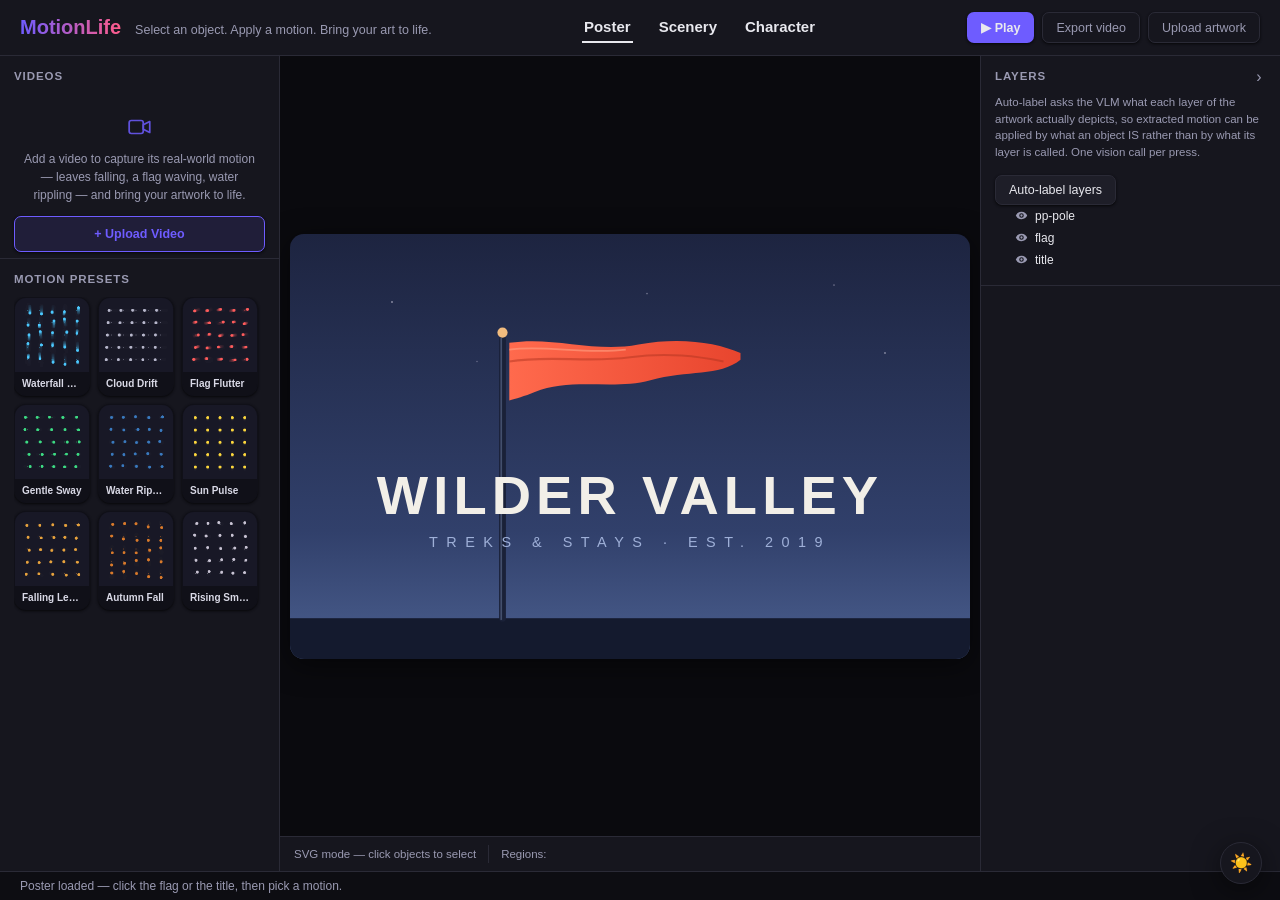
<file: index.html>
<!DOCTYPE html>
<html lang="en">
<head>
<meta charset="UTF-8">
<meta name="viewport" content="width=device-width, initial-scale=1.0">
<title>MotionLife</title>
<link rel="icon" href="data:,">
<meta http-equiv="Cache-Control" content="no-cache, no-store, must-revalidate">
<script>(function(){var t=localStorage.getItem('ml-theme')||'dark';document.documentElement.setAttribute('data-theme',t);})();</script>
<link rel="stylesheet" href="css/style.css?v=54">
</head>
<body>
<header>
  <div class="header-left">
    <h1>MotionLife</h1>
    <span class="tagline">Select an object. Apply a motion. Bring your art to life.</span>
  </div>
  <div class="header-center">
    <div class="scene-tabs">
      <button class="scene-tab active" data-scene="poster">Poster</button>
      <button class="scene-tab" data-scene="scenery">Scenery</button>
      <button class="scene-tab" data-scene="character">Character</button>
    </div>
  </div>
  <div class="header-right">
    <button id="btn-play" class="play-btn">▶ Play</button>
    <button id="btn-export-video" class="subtle-btn">Export video</button>
    <button id="btn-upload-art" class="subtle-btn">Upload artwork</button>
    <input type="file" id="art-input" accept="image/*,.svg" hidden>
  </div>
</header>

<main>
  <!-- ===== LEFT: MOTION LIBRARY + REGION INSPECTOR ===== -->
  <aside id="library-panel">
    <div class="panel-section" id="videos-section">
      <h2>Videos</h2>
      <div id="video-list" class="chip-grid"></div>
      <div id="videos-empty" class="videos-empty">
        <div class="ve-icon" aria-hidden="true">
          <svg viewBox="0 0 24 24" width="26" height="26" fill="none" stroke="currentColor" stroke-width="1.6" stroke-linejoin="round">
            <rect x="2" y="6" width="13" height="12" rx="2"/><path d="M15 10l6-3v10l-6-3z"/>
          </svg>
        </div>
        <p class="ve-text">Add a video to capture its real-world motion — leaves falling, a flag waving, water rippling — and bring your artwork to life.</p>
      </div>
      <button id="btn-upload-motion" class="upload-btn upload-btn-primary">+ Upload Video</button>
      <input type="file" id="motion-input" accept="video/*" hidden>
      <div id="upload-status"></div>
    </div>

    <div class="panel-section" id="extracted-section" hidden>
      <h2>Extracted Motion</h2>
      <div id="extracted-list" class="chip-grid"></div>
    </div>

    <div class="panel-section" id="library-section">
      <h2>Motion Presets</h2>
      <div id="motion-list" class="chip-grid"></div>
    </div>
  </aside>

  <!-- ===== CENTER: ARTWORK CANVAS ===== -->
  <section id="canvas-section">
    <div id="canvas-wrap">
      <div id="artwork-container"></div>
      <canvas id="selection-overlay"></canvas>
    </div>
    <div class="toolbar">
      <span id="mode-hint" class="tool-label">SVG mode — click objects to select</span>
      <span id="tool-controls" style="display:none; align-items:center; gap:8px;">
        <span class="sep"></span>
        <button id="btn-tool-rect" class="tool-btn active">□ Draw rectangle</button>
      </span>
      <span class="sep"></span>
      <span class="tool-label">Regions:</span>
      <div id="region-chips"></div>
    </div>
  </section>

  <!-- ===== RIGHT: PROPERTIES + LAYERS (collapsible) ===== -->
  <aside id="right-panel">
    <button id="right-collapse" class="panel-collapse" title="Collapse panel" aria-label="Collapse panel">›</button>
    <div class="right-inner">
      <div class="panel-section" id="inspector-section" hidden>
        <h2>Properties</h2>
        <div id="inspector-content" hidden>
          <div class="insp-row">
            <label>Region</label>
            <input type="text" id="insp-name">
          </div>
          <div class="insp-row">
            <label>Assigned Motion</label>
            <div id="insp-motion-name" class="motion-badge">None</div>
          </div>
          <div class="insp-row">
            <label>Speed <span id="insp-speed-val">1.0x</span></label>
            <input type="range" id="insp-speed" min="0.1" max="3" step="0.1" value="1">
          </div>
          <div class="insp-row">
            <label>Intensity <span id="insp-intensity-val">100%</span></label>
            <input type="range" id="insp-intensity" min="0" max="2" step="0.05" value="1">
          </div>
          <div class="insp-actions">
            <button id="btn-remove-motion">Remove motion</button>
            <button id="btn-delete-region" class="danger">Delete region</button>
          </div>
        </div>
      </div>

      <div class="panel-section" id="judge-section" hidden>
        <h2>Motion judge</h2>
        <p class="judge-hint">Shows the animated result back to the VLM and tunes the dials
          toward what it says. Costs a vision call per pass, so it only runs when you press it.</p>
        <div class="insp-actions">
          <button id="btn-judge">Judge &amp; tune</button>
          <button id="btn-judge-revert" hidden>Undo tuning</button>
        </div>
        <div id="judge-out"></div>
      </div>

      <div class="panel-section" id="layers-section" hidden>
        <h2>Layers</h2>
        <p class="judge-hint">Auto-label asks the VLM what each layer of the artwork
          actually depicts, so extracted motion can be applied by what an object IS
          rather than by what its layer is called. One vision call per press.</p>
        <div class="insp-actions">
          <button id="btn-autolabel">Auto-label layers</button>
        </div>
        <div id="autolabel-out"></div>
        <div id="layers-list"></div>
      </div>
    </div>
  </aside>
</main>

<footer>
  <div id="status">Draw a rectangle around a scene object to start.</div>
</footer>

<button id="theme-toggle" class="theme-toggle" title="Toggle light / dark theme" aria-label="Toggle theme">☀️</button>

<script src="js/flow.js?v=54"></script>
<script src="js/distill.js?v=54"></script>
<script src="js/motions.js?v=54"></script>
<script src="js/scenery.js?v=54"></script>
<script src="js/poster.js?v=54"></script>
<script src="js/regions.js?v=54"></script>
<script src="js/motionfields.js?v=54"></script>
<script src="js/animate.js?v=54"></script>
<script src="js/export.js?v=54"></script>
<script src="js/videoexport.js?v=54"></script>
<script src="js/extractviz.js?v=54"></script>
<script src="js/multipick.js?v=54"></script>
<script src="js/skeletonviz.js?v=54"></script>
<script src="js/capture.js?v=54"></script>
<script src="js/autolabel.js?v=54"></script>
<script src="js/judge.js?v=54"></script>
<script src="js/upload.js?v=54"></script>
<script src="js/main.js?v=54"></script>
</body>
</html>
</file>
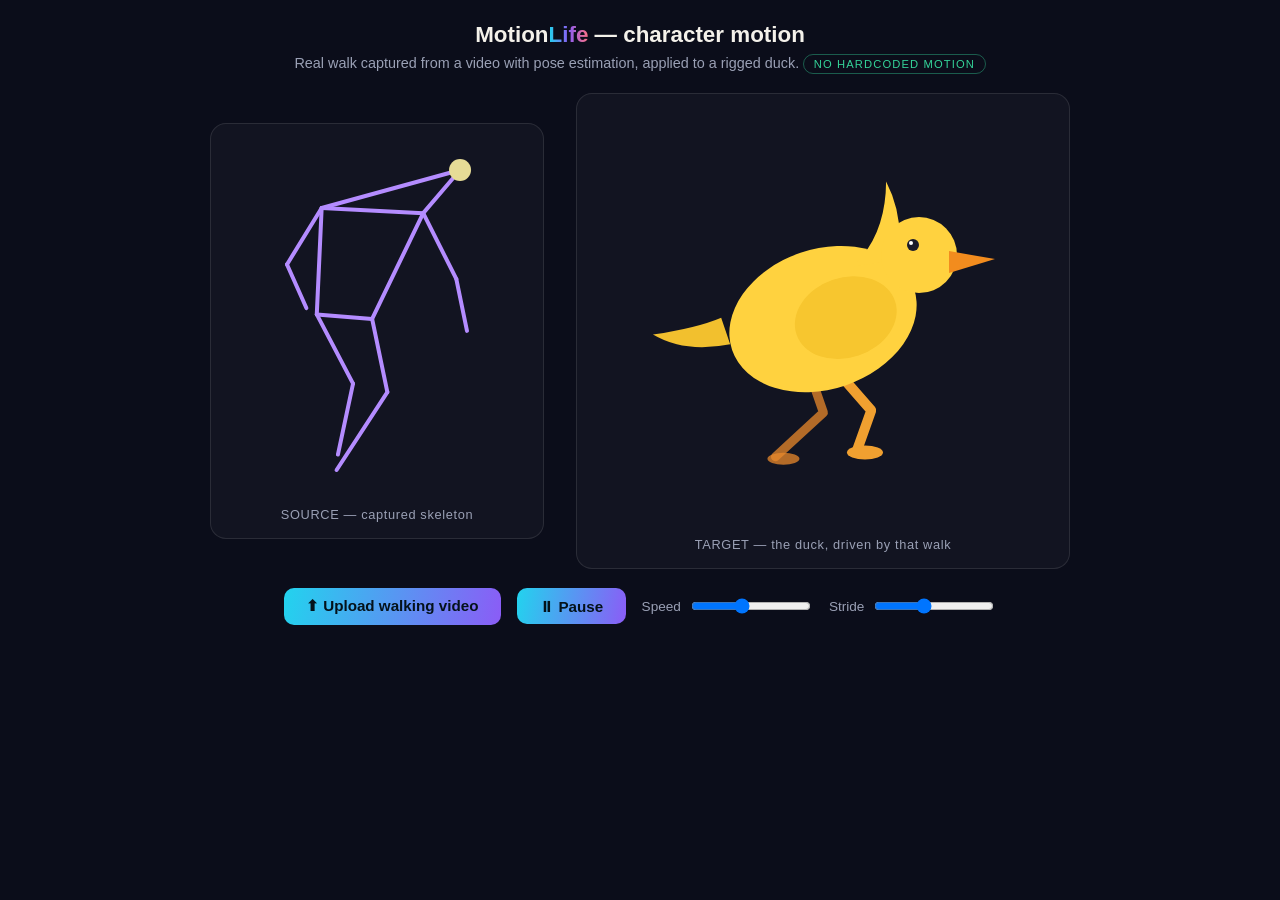
<file: duck-walk.html>
<!DOCTYPE html>
<html lang="en">
<head>
<meta charset="UTF-8">
<meta name="viewport" content="width=device-width, initial-scale=1.0">
<title>MotionLife — Character Motion (duck walking)</title>
<style>
  body{margin:0;background:#0b0d1a;color:#f4f1ea;font-family:-apple-system,Segoe UI,Helvetica,sans-serif;
       display:flex;flex-direction:column;align-items:center;min-height:100vh}
  header{padding:1.4rem;text-align:center}
  h1{margin:0;font-size:1.4rem;font-weight:800}
  h1 .g{background:linear-gradient(90deg,#22d3ee,#8b5cf6,#fb7185);-webkit-background-clip:text;background-clip:text;color:transparent}
  p{margin:.4rem 0 0;color:#9aa0b5;font-size:.9rem}
  .stage{display:flex;gap:2rem;flex-wrap:wrap;justify-content:center;align-items:center}
  .panel{background:rgba(255,255,255,.03);border:1px solid rgba(255,255,255,.1);border-radius:16px;padding:1rem}
  .cap{text-align:center;color:#9aa0b5;font-size:.8rem;margin-top:.4rem;letter-spacing:.05em}
  svg{display:block}
  .controls{margin:1.2rem;display:flex;gap:1rem;align-items:center}
  button{background:linear-gradient(100deg,#22d3ee,#8b5cf6);border:none;color:#04121a;font-weight:700;
         padding:.6rem 1.4rem;border-radius:10px;cursor:pointer;font-size:.95rem}
  label{color:#9aa0b5;font-size:.85rem;display:flex;align-items:center;gap:.5rem}
  input[type=range]{width:120px}
  .badge{font-size:.7rem;letter-spacing:.1em;text-transform:uppercase;color:#34d399;border:1px solid rgba(52,211,153,.4);
         padding:.2rem .6rem;border-radius:999px}
</style>
</head>
<body>
  <header>
    <h1>Motion<span class="g">Life</span> — character motion</h1>
    <p>Real walk captured from a video with pose estimation, applied to a rigged duck. <span class="badge">no hardcoded motion</span></p>
  </header>

  <div class="stage">
    <div class="panel">
      <svg id="skel" width="300" height="360" viewBox="0 0 300 360"></svg>
      <div class="cap">SOURCE — captured skeleton</div>
    </div>
    <div class="panel">
      <svg id="duck" width="460" height="420" viewBox="0 0 460 420"></svg>
      <div class="cap">TARGET — the duck, driven by that walk</div>
    </div>
  </div>

  <div class="controls">
    <button id="upload">⬆ Upload walking video</button>
    <input id="file" type="file" accept="video/*" hidden>
    <button id="play">⏸ Pause</button>
    <label>Speed <input id="speed" type="range" min="0.3" max="2" step="0.1" value="1"></label>
    <label>Stride <input id="stride" type="range" min="0.6" max="1.6" step="0.05" value="1"></label>
  </div>
  <div id="ustatus" style="color:#9aa0b5;font-size:.85rem;min-height:1.2em"></div>

<script>
const SVGNS="http://www.w3.org/2000/svg";
let POSE=null, J={};
const skel=document.getElementById('skel'), duck=document.getElementById('duck');

// ---- build the duck rig once (body/head/wing + two articulated legs) ----
function el(tag,attrs){const e=document.createElementNS(SVGNS,tag);for(const k in attrs)e.setAttribute(k,attrs[k]);return e;}
// legs drawn first (behind body)
const legFar = el('polyline',{fill:'none',stroke:'#e8892b',"stroke-width":9,"stroke-linecap":"round","stroke-linejoin":"round",opacity:.75});
const footFar= el('ellipse',{fill:'#e8892b',rx:16,ry:6,opacity:.75});
const legNear= el('polyline',{fill:'none',stroke:'#f0a030',"stroke-width":10,"stroke-linecap":"round","stroke-linejoin":"round"});
const footNear=el('ellipse',{fill:'#f0a030',rx:18,ry:7});
duck.append(legFar,footFar,legNear,footNear);
// body group (bobs/tilts)
const body=el('g',{});
body.append(
  el('ellipse',{cx:0,cy:0,rx:96,ry:70,fill:'#ffd23f'}),                 // body
  el('path',{d:'M -96 -6 q -46 -6 -70 -34 q 44 8 70 6 Z',fill:'#f2c02e'}),// tail (back-left)
  el('ellipse',{cx:22,cy:6,rx:52,ry:40,fill:'#f7c62f'}),                // wing
  el('path',{d:'M 44 -40 q 42 -18 60 -70 q 6 40 -14 78 Z',fill:'#ffd23f'})// neck
);
// head group (child of body-ish; we place absolutely)
const head=el('g',{});
head.append(
  el('circle',{cx:0,cy:0,r:38,fill:'#ffd23f'}),
  el('path',{d:'M 30 -4 l 46 8 l -46 14 Z',fill:'#f28c1e'}),            // beak
  el('circle',{cx:-6,cy:-10,r:6,fill:'#1a1a2a'}),                       // eye
  el('circle',{cx:-8,cy:-12,r:2,fill:'#fff'})
);
duck.append(body,head);

// ---- skeleton preview bones ----
const BONES=[["l_sho","r_sho"],["l_sho","l_hip"],["r_sho","r_hip"],["l_hip","r_hip"],
  ["l_sho","l_elb"],["l_elb","l_wri"],["r_sho","r_elb"],["r_elb","r_wri"],
  ["l_hip","l_knee"],["l_knee","l_ank"],["r_hip","r_knee"],["r_knee","r_ank"],
  ["nose","l_sho"],["nose","r_sho"]];
const skelLines=BONES.map(()=>el('line',{stroke:'#b48cff',"stroke-width":4,"stroke-linecap":"round"}));
const skelHead=el('circle',{r:11,fill:'#e6dc96'});
skel.append(...skelLines,skelHead);

// ---- animation ----
let t0=performance.now(), playing=true, meanHipY=0, meanNoseY=0;
document.getElementById('play').onclick=()=>{playing=!playing;document.getElementById('play').textContent=playing?'⏸ Pause':'▶ Play';if(playing){t0=performance.now();req();}};
const spd=()=>parseFloat(document.getElementById('speed').value);
const strd=()=>parseFloat(document.getElementById('stride').value);

function frameAt(t){const n=POSE.frames.length;const f=(t*POSE.fps)%n;return POSE.frames[Math.floor(f)];}

function mid(a,b){return [(a[0]+b[0])/2,(a[1]+b[1])/2];}

function draw(){
  const t=(performance.now()-t0)/1000*spd();
  const f=frameAt(t);
  // ---- skeleton preview (normalized → panel) ----
  const SX=x=>60+x*180, SY=y=>30+y*300;
  BONES.forEach((b,i)=>{const a=f[J[b[0]]],c=f[J[b[1]]];skelLines[i].setAttribute('x1',SX(a[0]));skelLines[i].setAttribute('y1',SY(a[1]));skelLines[i].setAttribute('x2',SX(c[0]));skelLines[i].setAttribute('y2',SY(c[1]));});
  const nose=f[J.nose];skelHead.setAttribute('cx',SX(nose[0]));skelHead.setAttribute('cy',SY(nose[1]));

  // ---- drive the duck ----
  const hipC=mid(f[J.l_hip],f[J.r_hip]);
  const shoC=mid(f[J.l_sho],f[J.r_sho]);
  const bodyCx=230, baseY=210;
  const bob=(hipC[1]-meanHipY)*150;               // vertical body bob from real hip
  const tilt=Math.atan2(shoC[1]-hipC[1], (shoC[0]-hipC[0])||0.001);
  const bodyCy=baseY+bob;
  body.setAttribute('transform',`translate(${bodyCx} ${bodyCy}) rotate(${(tilt*180/Math.PI+ -90).toFixed(1)*0.12})`);
  // head placed forward-up of body, bobbing with nose
  const headX=bodyCx+96, headY=bodyCy-64+(nose[1]-meanNoseY)*60;
  head.setAttribute('transform',`translate(${headX} ${headY})`);

  // legs: map each human leg (hip→knee→ankle) under the duck, scaled
  const LEG=170*strd(), hipY=bodyCy+52;
  function leg(hip,knee,ank,anchorX,line,foot){
    const h=f[J[hip]],k=f[J[knee]],a=f[J[ank]];
    const hx=bodyCx+anchorX, hy=hipY;
    const kx=hx+(k[0]-h[0])*LEG, ky=hy+(k[1]-h[1])*LEG;
    const ax=hx+(a[0]-h[0])*LEG, ay=hy+(a[1]-h[1])*LEG;
    line.setAttribute('points',`${hx},${hy} ${kx},${ky} ${ax},${ay}`);
    foot.setAttribute('cx',ax+8); foot.setAttribute('cy',ay+2);
  }
  leg('r_hip','r_knee','r_ank',-14,legFar,footFar);   // far leg
  leg('l_hip','l_knee','l_ank', 14,legNear,footNear); // near leg
  if(playing) req();
}
function req(){requestAnimationFrame(draw);}

function loadPose(d){
  POSE={joints:d.joints, fps:d.fps, frames:d.frames.filter(f=>f)};
  J={}; d.joints.forEach((n,i)=>J[n]=i);
  let sh=0,sn=0; for(const f of POSE.frames){sh+=(f[J.l_hip][1]+f[J.r_hip][1])/2; sn+=f[J.nose][1];}
  meanHipY=sh/POSE.frames.length; meanNoseY=sn/POSE.frames.length;
  t0=performance.now(); if(playing) req();
}

fetch('assets/motion/walk-pose.json').then(r=>r.json()).then(loadPose)
  .catch(()=>{document.querySelector('header p').textContent='Could not load walk-pose.json — run via http:// (localhost:8000)';});

// ---- upload a walking video → extract motion → drive the duck ----
const POSE_SVC = 'http://127.0.0.1:8770/extract';
const ust = document.getElementById('ustatus');
document.getElementById('upload').onclick=()=>document.getElementById('file').click();
document.getElementById('file').onchange=async (e)=>{
  const f=e.target.files[0]; if(!f) return;
  ust.textContent='Uploading & extracting motion with MediaPipe… (first run downloads the model, ~10–20s)';
  try{
    const resp=await fetch(POSE_SVC,{method:'POST',body:f});
    const d=await resp.json();
    if(d.error) throw new Error(d.error);
    if(!d.detected){ ust.textContent='No person detected in that clip — try a clear, full-body walking video.'; return; }
    loadPose(d);
    ust.textContent=`✓ Extracted a walk from "${f.name}" — ${d.detected}/${d.total} frames. The duck now walks like your video.`;
  }catch(err){
    ust.textContent='Could not reach the pose service. Start it:  service/pose_server.py  (port 8770). '+err.message;
  }
  e.target.value='';
};
</script>
</body>
</html>
</file>
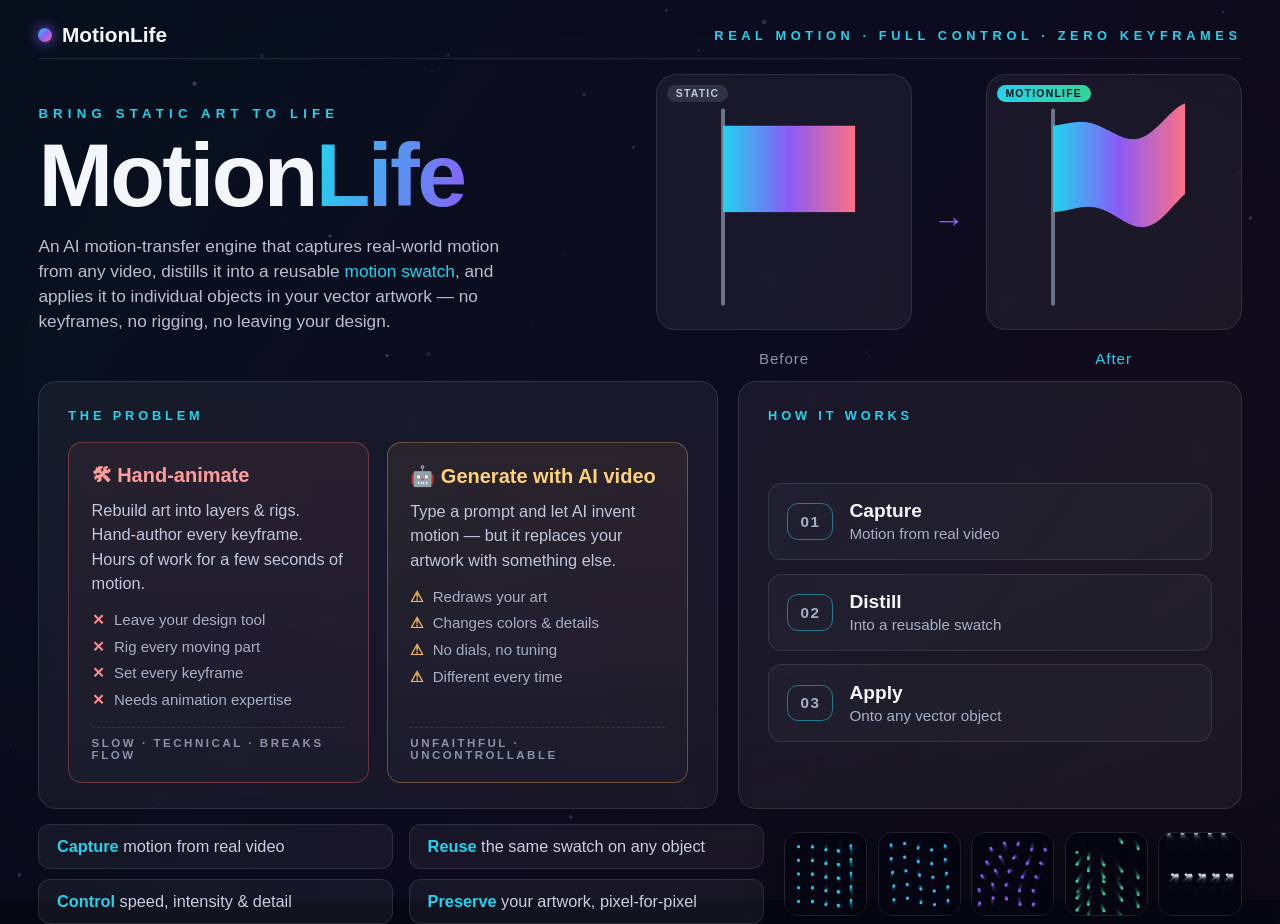
<file: intro-deck.html>
<!DOCTYPE html>
<html lang="en">
<head>
<meta charset="UTF-8">
<meta name="viewport" content="width=device-width, initial-scale=1.0">
<title>MotionLife — Intro</title>
<style>
  :root{
    --bg:#060713; --ink:#f5f6fb; --muted:#8b93ad;
    --c1:#22d3ee; --c2:#8b5cf6; --c3:#fb7185; --c4:#34d399;
    --card:rgba(255,255,255,.05); --line:rgba(255,255,255,.10);
  }
  *{box-sizing:border-box;margin:0;padding:0}
  html,body{height:100%}
  body{background:var(--bg);color:var(--ink);
    font-family:"Segoe UI",-apple-system,Helvetica,Arial,sans-serif;overflow:hidden}

  /* live particle field behind everything (canvas) */
  #field{position:fixed;inset:0;z-index:0;display:block}
  .veil{position:fixed;inset:0;z-index:1;pointer-events:none;
    background:radial-gradient(120% 90% at 50% 40%,transparent 40%,rgba(6,7,19,.55) 100%)}

  .deck{position:relative;z-index:2;height:100vh;width:100vw}
  .slide{position:absolute;inset:0;display:flex;flex-direction:column;
    align-items:center;justify-content:center;text-align:center;padding:6vw;
    opacity:0;transform:scale(.985);transition:opacity .5s ease,transform .5s ease;pointer-events:none}
  .slide.active{opacity:1;transform:none;pointer-events:auto}

  .kicker{font-size:.95rem;letter-spacing:.4em;text-transform:uppercase;color:var(--c1);margin-bottom:1.4rem;font-weight:600}
  h1{font-size:clamp(2.8rem,8vw,7rem);line-height:.98;font-weight:800;letter-spacing:-.03em}
  h2{font-size:clamp(2rem,5.5vw,4.4rem);line-height:1.06;font-weight:800;letter-spacing:-.02em}
  .lead{font-size:clamp(1.1rem,2.2vw,1.6rem);color:var(--muted);max-width:58ch;margin-top:1.6rem;line-height:1.5}
  .flow{background:linear-gradient(100deg,var(--c1),var(--c2),var(--c3));background-size:220% auto;
    -webkit-background-clip:text;background-clip:text;color:transparent;animation:hue 6s linear infinite}
  @keyframes hue{to{background-position:220% center}}
  em{font-style:normal;color:var(--c1)}

  .r{opacity:0;transform:translateY(22px);transition:opacity .6s cubic-bezier(.2,.7,.2,1),transform .6s cubic-bezier(.2,.7,.2,1)}
  .active .r{opacity:1;transform:none}
  .active .r:nth-child(2){transition-delay:.12s}.active .r:nth-child(3){transition-delay:.26s}
  .active .r:nth-child(4){transition-delay:.4s}.active .r:nth-child(5){transition-delay:.54s}

  .kin span{display:inline-block;opacity:0;transform:translateY(30px) rotate(3deg);
    transition:opacity .5s ease,transform .5s cubic-bezier(.2,.8,.2,1)}
  .active .kin span{opacity:1;transform:none}

  /* ---- slide 1: hero ribbon ---- */
  .hero-ribbon{width:min(70vw,760px);height:130px;margin-top:2rem}

  /* ---- reveal feature pills + CTA ---- */
  .feat{display:flex;gap:.7rem;flex-wrap:wrap;justify-content:center;margin-top:1.8rem;max-width:62ch}
  .pill{border:1px solid var(--line);background:var(--card);border-radius:999px;
    padding:.6rem 1.1rem;font-size:.98rem;color:#c9cee0;backdrop-filter:blur(6px)}
  .pill b{color:var(--c1);font-weight:700}
  .cta{margin-top:2rem;display:inline-flex;align-items:center;gap:.6rem;
    padding:1rem 2rem;border-radius:14px;font-size:1.15rem;font-weight:700;text-decoration:none;color:#04121a;
    background:linear-gradient(100deg,var(--c1),var(--c2),var(--c3));background-size:200% auto;
    box-shadow:0 12px 40px rgba(139,92,246,.35);transition:transform .2s,box-shadow .2s,background-position .4s}
  .cta:hover{transform:translateY(-2px);box-shadow:0 16px 50px rgba(34,211,238,.45);background-position:100% center}
  .cta .arw{transition:transform .2s}.cta:hover .arw{transform:translateX(4px)}
  .ctahint{margin-top:.7rem;font-size:.82rem;letter-spacing:.14em;text-transform:uppercase;color:var(--muted)}

  /* ---- slide 2: frozen vs alive ---- */
  .metaphor{display:flex;gap:clamp(2rem,6vw,5.5rem);align-items:center;margin-top:1.4rem}
  .frame{display:flex;flex-direction:column;align-items:center;gap:.9rem}
  .frame .cap{font-size:1.05rem;letter-spacing:.06em;color:var(--muted)}
  .box{width:min(28vw,290px);height:min(28vw,290px);border-radius:22px;border:1px solid var(--line);
    background:var(--card);position:relative;overflow:hidden;backdrop-filter:blur(6px)}
  .box canvas{width:100%;height:100%;display:block}
  .arrow{font-size:2.4rem;color:var(--c2);animation:nudge 1.6s ease-in-out infinite}
  @keyframes nudge{0%,100%{transform:translateX(0)}50%{transform:translateX(9px)}}
  .badge{position:absolute;top:10px;left:12px;font-size:.7rem;letter-spacing:.12em;text-transform:uppercase;
    padding:.25rem .6rem;border-radius:999px;font-weight:700;z-index:2}
  .badge.f{background:rgba(139,147,173,.22);color:#c3c8d8}
  .badge.a{background:linear-gradient(90deg,var(--c1),var(--c4));color:#04121a}

  /* ---- slide 4: comparison cards (premium) ---- */
  .paths{display:flex;gap:2rem;margin-top:2.2rem;flex-wrap:wrap;justify-content:center}
  .card{width:min(40ch,42vw);border-radius:24px;padding:0;text-align:left;position:relative;overflow:hidden;
    background:linear-gradient(180deg,rgba(255,255,255,.07),rgba(255,255,255,.02));
    border:1px solid var(--line);backdrop-filter:blur(10px);box-shadow:0 20px 60px rgba(0,0,0,.4)}
  .card .head{display:flex;align-items:center;gap:.9rem;padding:1.5rem 1.7rem;border-bottom:1px solid var(--line)}
  .card .ic{width:48px;height:48px;border-radius:14px;display:grid;place-items:center;font-size:1.5rem;flex:none}
  .card.bad .ic{background:rgba(255,107,107,.14);box-shadow:inset 0 0 0 1px rgba(255,107,107,.3)}
  .card.bad2 .ic{background:rgba(247,185,85,.14);box-shadow:inset 0 0 0 1px rgba(247,185,85,.3)}
  .card .title{font-size:1.35rem;font-weight:700}
  .card.bad .title{color:#ff9d9d}.card.bad2 .title{color:#ffd27a}
  .card .sub{font-size:.82rem;color:var(--muted);letter-spacing:.04em}
  .card ul{list-style:none;padding:1.3rem 1.7rem 1.6rem;display:flex;flex-direction:column;gap:.9rem}
  .card li{color:#c9cee0;font-size:1.06rem;line-height:1.35;padding-left:2rem;position:relative;
    opacity:0;transform:translateX(-10px);transition:all .45s ease}
  .active .card li{opacity:1;transform:none}
  .active .card li:nth-child(1){transition-delay:.25s}.active .card li:nth-child(2){transition-delay:.38s}
  .active .card li:nth-child(3){transition-delay:.51s}.active .card li:nth-child(4){transition-delay:.64s}
  .card li::before{position:absolute;left:0;top:1px;width:1.3rem;height:1.3rem;border-radius:50%;
    display:grid;place-items:center;font-size:.75rem;font-weight:800}
  .card.bad li::before{content:"✕";background:rgba(255,107,107,.16);color:#ff8a8a}
  .card.bad2 li::before{content:"!";background:rgba(247,185,85,.16);color:#f7b955}
  .vs{align-self:center;font-weight:800;color:var(--muted);font-size:1.1rem;letter-spacing:.2em}

  .big{font-size:clamp(2.6rem,8vw,6.2rem);font-weight:800;letter-spacing:-.03em}

  /* ---- slide 6: swatches ---- */
  .swatch-row{display:flex;gap:.9rem;margin-top:2.2rem}
  .sw{width:70px;height:70px;border-radius:15px;overflow:hidden;border:1px solid var(--line);
    box-shadow:0 10px 34px rgba(0,0,0,.4)}
  .active .sw{animation:pop .5s backwards}
  .sw:nth-child(1){animation-delay:.5s}.sw:nth-child(2){animation-delay:.6s}.sw:nth-child(3){animation-delay:.7s}
  .sw:nth-child(4){animation-delay:.8s}.sw:nth-child(5){animation-delay:.9s}
  @keyframes pop{from{opacity:0;transform:translateY(18px) scale(.8)}to{opacity:1;transform:none}}
  .sw canvas{width:100%;height:100%;display:block}
  .sw .lbl{}

  /* ---- slide 7: steps with mini animated canvases ---- */
  .steps{display:flex;gap:1.6rem;margin-top:2.4rem;flex-wrap:wrap;justify-content:center}
  .step{width:min(28ch,25vw);background:var(--card);border:1px solid var(--line);border-radius:20px;
    padding:1.5rem;text-align:left;position:relative;overflow:hidden}
  .step .num{font-size:.9rem;font-weight:800;color:var(--c1);letter-spacing:.1em}
  .step h4{font-size:1.25rem;margin:.5rem 0}
  .step p{color:var(--muted);font-size:.98rem;line-height:1.4}
  .step canvas{width:100%;height:70px;display:block;margin-top:1rem;border-radius:10px;background:rgba(0,0,0,.25)}

  /* ---- slide 8: final ---- */
  .final-wave{width:min(60vw,620px);height:120px;margin-top:1.8rem}

  /* ---- thumbnail slide: full-page landing layout ---- */
  .thumb{padding:2.6vh 3vw !important;justify-content:flex-start;align-items:stretch;text-align:left;gap:0;
    display:grid !important;grid-template-rows:auto auto 1fr auto;row-gap:1.6vh}
  /* hide the fixed deck brand + hint on this slide so the frame is clean */
  body:has(.slide.thumb.active) .brand,
  body:has(.slide.thumb.active) .hint,
  body:has(.slide.thumb.active) .progress{display:none}

  .thumb-head{display:flex;justify-content:space-between;align-items:center;width:100%;padding-bottom:1.2vh;border-bottom:1px solid var(--line)}
  .thumb-brand{font-weight:800;font-size:1.3rem;display:flex;align-items:center;gap:.6rem}
  .tb-dot{width:14px;height:14px;border-radius:50%;background:linear-gradient(135deg,var(--c1),var(--c2),var(--c3));box-shadow:0 0 14px var(--c2)}
  .thumb-tagline{font-size:.8rem;letter-spacing:.36em;text-transform:uppercase;color:var(--c1);font-weight:600}

  .thumb-hero-row{display:grid;grid-template-columns:1.15fr 1fr;gap:2.5vw;align-items:center;width:100%}
  .thumb-hero-txt .kicker{font-size:.82rem;margin-bottom:.7rem}
  .thumb-hero-txt h1{font-size:clamp(3.2rem,7vw,6.2rem);line-height:.95;margin:0 0 1rem}
  .thumb-tag{font-size:clamp(1.05rem,1.35vw,1.35rem);color:#b8bfd4;line-height:1.45;margin:0;max-width:52ch}
  .thumb-tag em{color:var(--c1);font-style:normal}

  .thumb-metaphor{display:flex;gap:1.3rem;align-items:center;justify-content:flex-end}
  .thumb-metaphor .box{width:clamp(160px,20vw,260px);height:clamp(160px,20vw,260px);border-radius:20px}
  .thumb-metaphor .cap{font-size:.95rem;margin-top:.35rem}
  .thumb-metaphor .arrow{font-size:2rem;animation:none;color:var(--c2)}
  .thumb-metaphor .badge{font-size:.65rem;padding:.2rem .55rem;top:10px;left:10px}

  .thumb-mid{display:grid;grid-template-columns:1.35fr 1fr;gap:1.6vw;width:100%;align-items:stretch}
  .tm-block{background:var(--card);border:1px solid var(--line);border-radius:18px;padding:1.6rem 1.8rem;
    backdrop-filter:blur(6px);display:flex;flex-direction:column;justify-content:center;gap:1.2rem}
  .tm-h{font-size:.8rem;letter-spacing:.3em;text-transform:uppercase;color:var(--c1);font-weight:600}
  .tm-cols{display:grid;grid-template-columns:1fr 1fr;gap:1.1rem;flex:1;min-height:0}
  .tm-col{border-radius:14px;padding:1.3rem 1.4rem;border:1px solid var(--line);background:rgba(255,255,255,.03);
    display:flex;flex-direction:column;gap:.7rem}
  .tm-col.bad{border-color:rgba(255,107,107,.34);background:linear-gradient(180deg,rgba(255,107,107,.08),rgba(255,255,255,.02))}
  .tm-col.bad2{border-color:rgba(247,185,85,.34);background:linear-gradient(180deg,rgba(247,185,85,.08),rgba(255,255,255,.02))}
  .tm-col .tm-t{font-weight:700;font-size:1.25rem}
  .tm-col.bad .tm-t{color:#ff9d9d}
  .tm-col.bad2 .tm-t{color:#ffd27a}
  .tm-col .tm-d{color:#c1c7dc;font-size:1.02rem;line-height:1.5}
  .tm-list{list-style:none;padding:0;margin:.2rem 0;display:flex;flex-direction:column;gap:.45rem;flex:1}
  .tm-list li{color:#a9b0c6;font-size:.94rem;padding-left:1.4rem;position:relative;line-height:1.3}
  .tm-col.bad .tm-list li::before{content:"✕";position:absolute;left:0;color:#ff8a8a;font-weight:800}
  .tm-col.bad2 .tm-list li::before{content:"⚠";position:absolute;left:0;color:#f7b955;font-weight:800}
  .tm-tag{font-size:.72rem;letter-spacing:.22em;text-transform:uppercase;color:var(--muted);font-weight:600;padding-top:.55rem;border-top:1px dashed var(--line);margin-top:.2rem}

  .tm-steps{display:flex;flex-direction:column;gap:.85rem;flex:1;justify-content:center}
  .tm-step{display:flex;align-items:center;gap:1rem;padding:.95rem 1.15rem;background:rgba(255,255,255,.03);
    border:1px solid var(--line);border-radius:14px}
  .tm-step > div{display:flex;flex-direction:column;line-height:1.3}
  .tm-step b{font-size:1.2rem;color:var(--ink)}
  .tm-step span{color:#a9b0c6;font-size:.95rem}
  .tm-num{font-size:.9rem;font-weight:800;color:var(--c1);letter-spacing:.1em;padding:.55rem .75rem;border:1px solid rgba(34,211,238,.5);border-radius:11px;flex:none}
  .tm-sep{display:none}

  .thumb-bottom{display:grid;grid-template-columns:2.2fr 1fr;gap:1.6vw;width:100%;align-items:center}
  .tb-features{display:grid;grid-template-columns:1fr 1fr;gap:.65rem 1rem}
  .tbf{color:#c9cee0;font-size:1.02rem;padding:.75rem 1.1rem;background:var(--card);border:1px solid var(--line);border-radius:12px}
  .tbf b{color:var(--c1);font-weight:700}
  .tb-swatches{display:flex;gap:.65rem;justify-content:flex-end}
  .tb-swatches .sw{width:clamp(66px,6.5vw,92px);height:clamp(66px,6.5vw,92px);border-radius:14px}

  @media (max-width:1000px){
    .thumb-hero-row,.thumb-mid,.thumb-bottom{grid-template-columns:1fr}
    .thumb-metaphor{justify-content:center}
    .tb-swatches{justify-content:center}
  }

  /* chrome */
  .progress{position:fixed;bottom:26px;left:50%;transform:translateX(-50%);display:flex;gap:10px;z-index:6}
  .progress i{width:9px;height:9px;border-radius:50%;background:rgba(255,255,255,.2);transition:all .3s;cursor:pointer}
  .progress i.on{background:var(--c1);width:28px;border-radius:6px}
  .hint{position:fixed;bottom:24px;right:28px;color:var(--muted);font-size:.82rem;z-index:6;letter-spacing:.05em}
  .brand{position:fixed;top:26px;left:32px;z-index:6;font-weight:800;font-size:1.15rem}
  .brand .d{background:linear-gradient(90deg,var(--c1),var(--c2));-webkit-background-clip:text;background-clip:text;color:transparent}
</style>
</head>
<body>
  <canvas id="field"></canvas>
  <div class="veil"></div>
  <div class="brand">Motion<span class="d">Life</span></div>

  <div class="deck" id="deck">

    <!-- 0 · THUMBNAIL / ONE-SLIDE OVERVIEW -->
    <section class="slide thumb">
      <div class="thumb-head">
        <div class="thumb-brand"><span class="tb-dot"></span>MotionLife</div>
        <div class="thumb-tagline">Real motion · Full control · Zero keyframes</div>
      </div>

      <div class="thumb-hero-row">
        <div class="thumb-hero-txt">
          <div class="kicker">Bring static art to life</div>
          <h1>Motion<span class="flow">Life</span></h1>
          <p class="thumb-tag">An AI motion-transfer engine that captures real-world motion from any video, distills it into a reusable <em>motion swatch</em>, and applies it to individual objects in your vector artwork — no keyframes, no rigging, no leaving your design.</p>
        </div>
        <div class="thumb-metaphor">
          <div class="frame"><div class="box"><span class="badge f">Static</span><canvas data-anim="scene" data-alive="0"></canvas></div><div class="cap">Before</div></div>
          <div class="arrow">→</div>
          <div class="frame"><div class="box"><span class="badge a">MotionLife</span><canvas data-anim="scene" data-alive="1"></canvas></div><div class="cap" style="color:var(--c1)">After</div></div>
        </div>
      </div>

      <div class="thumb-mid">
        <div class="tm-block">
          <div class="tm-h">The problem</div>
          <div class="tm-cols">
            <div class="tm-col bad">
              <div class="tm-t">🛠 Hand-animate</div>
              <div class="tm-d">Rebuild art into layers &amp; rigs. Hand-author every keyframe. Hours of work for a few seconds of motion.</div>
              <ul class="tm-list">
                <li>Leave your design tool</li>
                <li>Rig every moving part</li>
                <li>Set every keyframe</li>
                <li>Needs animation expertise</li>
              </ul>
              <div class="tm-tag">Slow · Technical · Breaks flow</div>
            </div>
            <div class="tm-col bad2">
              <div class="tm-t">🤖 Generate with AI video</div>
              <div class="tm-d">Type a prompt and let AI invent motion — but it replaces your artwork with something else.</div>
              <ul class="tm-list">
                <li>Redraws your art</li>
                <li>Changes colors &amp; details</li>
                <li>No dials, no tuning</li>
                <li>Different every time</li>
              </ul>
              <div class="tm-tag">Unfaithful · Uncontrollable</div>
            </div>
          </div>
        </div>

        <div class="tm-block">
          <div class="tm-h">How it works</div>
          <div class="tm-steps">
            <div class="tm-step"><span class="tm-num">01</span><div><b>Capture</b><span>Motion from real video</span></div></div>
            <div class="tm-step"><span class="tm-num">02</span><div><b>Distill</b><span>Into a reusable swatch</span></div></div>
            <div class="tm-step"><span class="tm-num">03</span><div><b>Apply</b><span>Onto any vector object</span></div></div>
          </div>
        </div>
      </div>

      <div class="thumb-bottom">
        <div class="tb-features">
          <div class="tbf"><b>Capture</b> motion from real video</div>
          <div class="tbf"><b>Reuse</b> the same swatch on any object</div>
          <div class="tbf"><b>Control</b> speed, intensity &amp; detail</div>
          <div class="tbf"><b>Preserve</b> your artwork, pixel-for-pixel</div>
        </div>
        <div class="tb-swatches">
          <div class="sw"><canvas data-anim="swatch" data-k="flag"></canvas></div>
          <div class="sw"><canvas data-anim="swatch" data-k="water"></canvas></div>
          <div class="sw"><canvas data-anim="swatch" data-k="birds"></canvas></div>
          <div class="sw"><canvas data-anim="swatch" data-k="leaves"></canvas></div>
          <div class="sw"><canvas data-anim="swatch" data-k="smoke"></canvas></div>
        </div>
      </div>
    </section>

    <!-- 1 · PROBLEM HOOK -->
    <section class="slide">
      <div class="kicker r">Every designer knows this feeling</div>
      <h2 class="kin r" aria-label="You made something beautiful.">
        <span>You&nbsp;</span><span>made&nbsp;</span><span>something&nbsp;</span><span class="flow">beautiful.</span></h2>
      <h2 class="kin r" style="margin-top:.5rem" aria-label="Now try to make it move.">
        <span>Now&nbsp;</span><span>try&nbsp;</span><span>to&nbsp;</span><span>make&nbsp;</span><span>it&nbsp;</span><span><em>move.</em></span></h2>
      <p class="lead r">…and everything grinds to a halt.</p>
      <canvas class="hero-ribbon r" data-anim="freezeline" style="height:80px"></canvas>
    </section>

    <!-- 2 · TWO BAD OPTIONS -->
    <section class="slide">
      <div class="kicker r">Today, you get two bad options</div>
      <div class="paths">
        <div class="card bad r">
          <div class="head"><div class="ic">🛠</div><div><div class="title">Animate it by hand</div><div class="sub">The traditional way</div></div></div>
          <ul><li>Leave your design tool</li><li>Rebuild art into layers &amp; rigs</li><li>Hand-author keyframes, one by one</li><li>Needs real animation expertise</li></ul>
        </div>
        <div class="vs r">VS</div>
        <div class="card bad2 r">
          <div class="head"><div class="ic">🤖</div><div><div class="title">Generate it with AI video</div><div class="sub">The new shortcut</div></div></div>
          <ul><li>Redraws &amp; distorts your artwork</li><li>Changes your colors &amp; details</li><li>No precise, repeatable control</li><li>Can't move <em>your</em> object <em>your</em> way</li></ul>
        </div>
      </div>
    </section>

    <!-- 3 · THE COST -->
    <section class="slide">
      <div class="big r">Motion is <span class="flow">disconnected</span></div>
      <div class="big r" style="margin-top:.2rem">from design.</div>
      <p class="lead r">It breaks creative flow, demands technical skill, and shuts out most designers entirely.</p>
      <canvas class="hero-ribbon r" data-anim="scatter" style="height:90px"></canvas>
    </section>

    <!-- 4 · THE TURN -->
    <section class="slide">
      <div class="kicker r">But what if…</div>
      <h2 class="r">…motion were just <span class="flow">a swatch?</span></h2>
      <p class="lead r">Something you capture once — and reuse on anything.</p>
      <div class="swatch-row r">
        <div class="sw"><canvas data-anim="swatch" data-k="flag"></canvas></div>
        <div class="sw"><canvas data-anim="swatch" data-k="water"></canvas></div>
        <div class="sw"><canvas data-anim="swatch" data-k="birds"></canvas></div>
        <div class="sw"><canvas data-anim="swatch" data-k="leaves"></canvas></div>
        <div class="sw"><canvas data-anim="swatch" data-k="smoke"></canvas></div>
      </div>
    </section>

    <!-- 5 · THE REVEAL -->
    <section class="slide">
      <div class="kicker r">Introducing</div>
      <h1 class="r">Motion<span class="flow">Life</span></h1>
      <p class="lead r">Capture real-world motion. Paint it onto your artwork.
        As simple as picking a&nbsp;color.</p>
      <canvas class="hero-ribbon r" data-anim="ribbon"></canvas>
    </section>

    <!-- 6 · THE PROOF (frozen → alive) -->
    <section class="slide">
      <div class="kicker r">The same artwork — brought to life</div>
      <div class="metaphor r">
        <div class="frame"><div class="box"><span class="badge f">Static</span><canvas data-anim="scene" data-alive="0"></canvas></div><div class="cap">Before</div></div>
        <div class="arrow">→</div>
        <div class="frame"><div class="box"><span class="badge a">MotionLife</span><canvas data-anim="scene" data-alive="1"></canvas></div><div class="cap" style="color:var(--c1)">After</div></div>
      </div>
      <p class="lead r">Nothing redrawn. Every color, every detail — exactly as you designed it.</p>
    </section>

    <!-- 7 · HOW IT WORKS -->
    <section class="slide">
      <div class="kicker r">How it works</div>
      <h2 class="r">Three steps. No keyframes.</h2>
      <div class="steps">
        <div class="step r"><div class="num">01 — CAPTURE</div><h4>🎥 From real video</h4><p>Deep optical flow measures how motion actually moves.</p><canvas data-anim="step" data-k="capture"></canvas></div>
        <div class="step r"><div class="num">02 — DISTILL</div><h4>🎨 Into a swatch</h4><p>Compressed into a reusable, editable motion asset.</p><canvas data-anim="step" data-k="distill"></canvas></div>
        <div class="step r"><div class="num">03 — APPLY</div><h4>✨ Onto any object</h4><p>Drop it on a flag, water, clouds — artwork intact.</p><canvas data-anim="step" data-k="apply"></canvas></div>
      </div>
    </section>

    <!-- 8 · CTA / DETAILED INFO -->
    <section class="slide">
      <div class="kicker r">Real motion · Full control · Zero keyframes</div>
      <h1 class="r">Motion<span class="flow">Life</span></h1>
      <p class="lead r">An AI motion-transfer engine that captures real-world motion from
        any video, distills it into a reusable, editable <em>motion swatch</em>,
        and applies it to individual objects in your vector artwork — no keyframes,
        no rigging, no leaving your design.</p>
      <div class="feat r">
        <span class="pill"><b>Capture</b> motion from real video</span>
        <span class="pill"><b>Reuse</b> it on any object</span>
        <span class="pill"><b>Control</b> speed, intensity &amp; detail</span>
        <span class="pill"><b>Preserve</b> your artwork, pixel-for-pixel</span>
      </div>
      <a class="cta r" href="http://localhost:8000" target="_blank" rel="noopener">
        Open the live app <span class="arw">→</span>
      </a>
      <div class="ctahint r">localhost:8000</div>
    </section>

  </div>

  <div class="progress" id="progress"></div>
  <div class="hint">← → or Space to advance</div>

<script>
  const slides=[...document.querySelectorAll('.slide')];
  const prog=document.getElementById('progress');
  let idx=0;
  slides.forEach((_,i)=>{const b=document.createElement('i');b.onclick=e=>{e.stopPropagation();go(i);};prog.appendChild(b);});
  const dots=[...prog.children];
  function go(n){idx=Math.max(0,Math.min(slides.length-1,n));
    slides.forEach((s,i)=>s.classList.toggle('active',i===idx));
    dots.forEach((d,i)=>d.classList.toggle('on',i===idx));}
  document.addEventListener('keydown',e=>{
    if(['ArrowRight',' ','PageDown'].includes(e.key)){e.preventDefault();go(idx+1);}
    if(['ArrowLeft','PageUp'].includes(e.key)){e.preventDefault();go(idx-1);}
    if(e.key==='Home')go(0);if(e.key==='End')go(slides.length-1);});
  document.addEventListener('click',e=>{if(e.target.closest('.progress'))return;go(idx+1);});
  go(0);

  const hex=h=>{const n=parseInt(h.slice(1),16);return[(n>>16)&255,(n>>8)&255,n&255]};

  /* ===== background particle-flow field ===== */
  const field=document.getElementById('field'),fx=field.getContext('2d');
  let W,H,parts=[];
  function resize(){W=field.width=innerWidth;H=field.height=innerHeight;
    const n=Math.round(W*H/16000);parts=Array.from({length:n},()=>({
      x:Math.random()*W,y:Math.random()*H,
      s:0.4+Math.random()*1.1,r:0.6+Math.random()*1.8,
      ph:Math.random()*6.28}));}
  addEventListener('resize',resize);resize();
  // flow noise: gentle curl so dots stream like wind — the product's whole idea
  function bgLoop(ts){
    const t=ts/1000;
    fx.clearRect(0,0,W,H);
    // faint moving gradient wash
    const g=fx.createLinearGradient(0,0,W,H);
    g.addColorStop(0,'rgba(34,211,238,0.05)');g.addColorStop(.5,'rgba(139,92,246,0.06)');g.addColorStop(1,'rgba(251,113,133,0.05)');
    fx.fillStyle=g;fx.fillRect(0,0,W,H);
    for(const p of parts){
      const ang=Math.sin(p.y*0.004+t*0.4+p.ph)+Math.cos(p.x*0.004-t*0.3);
      p.x+=Math.cos(ang)*p.s;p.y+=Math.sin(ang)*p.s*0.6+0.15*p.s;
      if(p.x<0)p.x+=W;if(p.x>W)p.x-=W;if(p.y>H)p.y-=H;if(p.y<0)p.y+=H;
      const a=0.16+0.16*Math.sin(t+p.ph);
      fx.fillStyle=`rgba(150,180,255,${a.toFixed(3)})`;
      fx.beginPath();fx.arc(p.x,p.y,p.r,0,6.283);fx.fill();
    }
    requestAnimationFrame(bgLoop);
  }
  requestAnimationFrame(bgLoop);

  /* ===== per-slide canvases ===== */
  const canvases=[...document.querySelectorAll('.deck canvas')];
  function fit(c){const r=c.getBoundingClientRect();c.width=Math.max(2,r.width*2);c.height=Math.max(2,r.height*2);}
  const ro=new ResizeObserver(es=>es.forEach(e=>fit(e.target)));canvases.forEach(c=>{fit(c);ro.observe(c);});
  const SW={flag:'#22d3ee',water:'#38bdf8',birds:'#8b5cf6',leaves:'#34d399',smoke:'#cbd5e1'};

  function ribbon(c,ctx,t){const W=c.width,H=c.height;ctx.clearRect(0,0,W,H);
    const rows=5;for(let r=0;r<rows;r++){
      const gy=H*(0.2+0.6*r/(rows-1));
      const grad=ctx.createLinearGradient(0,0,W,0);
      grad.addColorStop(0,'#22d3ee');grad.addColorStop(.5,'#8b5cf6');grad.addColorStop(1,'#fb7185');
      ctx.strokeStyle=grad;ctx.lineWidth=3*devicePixelRatio;ctx.globalAlpha=0.35+0.5*(1-r/rows);
      ctx.beginPath();
      for(let x=0;x<=W;x+=6){const y=gy+Math.sin(x*0.012+t*2.4-r*0.5)*H*0.14*(0.5+r/rows);x?ctx.lineTo(x,y):ctx.moveTo(x,y);}
      ctx.stroke();}
    ctx.globalAlpha=1;}

  function scene(c,ctx,t,alive){const W=c.width,H=c.height;ctx.clearRect(0,0,W,H);
    ctx.strokeStyle='#6b7488';ctx.lineWidth=8*devicePixelRatio;ctx.lineCap='round';
    ctx.beginPath();ctx.moveTo(W*0.26,H*0.14);ctx.lineTo(W*0.26,H*0.9);ctx.stroke();
    const bx=W*0.26,ty=H*0.2,fw=W*0.52,fh=H*0.34,seg=28;
    const grad=ctx.createLinearGradient(bx,0,bx+fw,0);
    grad.addColorStop(0,'#22d3ee');grad.addColorStop(.5,'#8b5cf6');grad.addColorStop(1,'#fb7185');
    ctx.fillStyle=grad;ctx.beginPath();
    for(let i=0;i<=seg;i++){const u=i/seg,x=bx+u*fw;const w=alive?Math.sin(t*3-u*7)*u*H*0.09:0;ctx.lineTo(x,ty+w);}
    for(let i=seg;i>=0;i--){const u=i/seg,x=bx+u*fw;const w=alive?Math.sin(t*3-u*7+0.5)*u*H*0.09:0;ctx.lineTo(x,ty+fh+w);}
    ctx.closePath();ctx.fill();}

  function freezeline(c,ctx,t){const W=c.width,H=c.height;ctx.clearRect(0,0,W,H);
    // left half flowing, right half frozen flat — the "grinds to a halt" idea
    ctx.lineWidth=3*devicePixelRatio;
    const grad=ctx.createLinearGradient(0,0,W,0);
    grad.addColorStop(0,'#22d3ee');grad.addColorStop(.55,'#8b5cf6');grad.addColorStop(.55,'#3a3f55');grad.addColorStop(1,'#3a3f55');
    ctx.strokeStyle=grad;
    for(let k=-1;k<=1;k++){ctx.beginPath();ctx.globalAlpha=k?0.35:0.8;
      for(let x=0;x<=W;x+=6){const prog=x/W;const amp=prog<0.55?H*0.2*(1-prog/0.55*0.2):0;
        const y=H/2+k*H*0.16+Math.sin(x*0.02+t*3)*amp;x?ctx.lineTo(x,y):ctx.moveTo(x,y);}
      ctx.stroke();}
    ctx.globalAlpha=1;
    // ice/freeze marker
    ctx.fillStyle='rgba(150,160,190,.5)';ctx.font=`${18*devicePixelRatio}px Segoe UI`;
    ctx.fillText('❄',W*0.57,H*0.5);}

  function scatter(c,ctx,t){const W=c.width,H=c.height;ctx.clearRect(0,0,W,H);
    // two clusters drifting apart — "disconnected"
    for(let i=0;i<40;i++){const side=i%2?1:-1;const ph=i*0.6;
      const cx=W/2+side*(W*0.12+Math.abs(Math.sin(t*0.6+ph))*W*0.2);
      const cy=H/2+Math.sin(t*1.2+ph)*H*0.3;
      ctx.fillStyle=side>0?'rgba(251,113,133,.6)':'rgba(34,211,238,.6)';
      ctx.beginPath();ctx.arc(cx,cy,2.5*devicePixelRatio,0,6.283);ctx.fill();}}

  function swatch(c,ctx,t,k){const W=c.width,H=c.height,[r,g,b]=hex(SW[k]);
    ctx.fillStyle='rgba(6,7,19,.34)';ctx.fillRect(0,0,W,H);ctx.fillStyle=`rgb(${r},${g},${b})`;
    const N=5,cell=W/(N+1);
    for(let gy=0;gy<N;gy++)for(let gx=0;gx<N;gx++){const hx=(gx+1)*cell,hy=(gy+1)*cell,u=gx/(N-1),v=gy/(N-1);let dx=0,dy=0;
      if(k==='flag'){dy=Math.sin(t*3+u*4)*u*cell*0.5;dx=Math.cos(t*3+u*4)*u*cell*0.12;}
      else if(k==='water'){dy=Math.sin(t*2+u*6)*cell*0.25;dx=Math.cos(t*1.5+v*4)*cell*0.12;}
      else if(k==='birds'){dx=Math.sin(t*1.2+v*3)*cell*0.5;dy=Math.cos(t*4+u*6)*cell*0.3;}
      else if(k==='leaves'){dy=((t*22+gy*24+gx*10)% (cell*3))-cell*0.6;dx=Math.sin(t*2+gx)*cell*0.35;}
      else if(k==='smoke'){dy=-((t*18+gy*22)%(cell*3.2))+cell*0.5;dx=Math.sin(t*2.4+v*5)*cell*0.35;}
      ctx.beginPath();ctx.arc(hx+dx,hy+dy,cell*0.11,0,6.283);ctx.fill();}}

  function step(c,ctx,t,k){const W=c.width,H=c.height;ctx.clearRect(0,0,W,H);
    if(k==='capture'){ // scanning bars (video frames)
      for(let i=0;i<8;i++){const x=i*W/8;const h=H*(0.3+0.5*Math.abs(Math.sin(t*3+i*0.7)));
        ctx.fillStyle='rgba(34,211,238,.55)';ctx.fillRect(x+3,H-h,W/8-6,h);}
      const sx=(t*0.4%1)*W;ctx.fillStyle='rgba(255,255,255,.7)';ctx.fillRect(sx,0,2*devicePixelRatio,H);
    } else if(k==='distill'){ // many dots collapsing into a grid swatch
      const N=4,cell=W/(N+1);
      for(let gy=0;gy<N;gy++)for(let gx=0;gx<N;gx++){
        const tx=(gx+1)*cell,ty=(gy+1)*(H/(N+1));
        const k2=(Math.sin(t*1.5+gx*gy)+1)/2;
        const x=tx+Math.cos(t+gx)* (1-k2)*W*0.2, y=ty+Math.sin(t+gy)*(1-k2)*H*0.3;
        ctx.fillStyle='rgba(139,92,246,.7)';ctx.beginPath();ctx.arc(x,y,cell*0.13,0,6.283);ctx.fill();}
    } else { // apply: a shape morphs/waves
      const grad=ctx.createLinearGradient(0,0,W,0);
      grad.addColorStop(0,'#22d3ee');grad.addColorStop(1,'#fb7185');ctx.fillStyle=grad;
      ctx.beginPath();const cy=H*0.5;
      for(let x=0;x<=W;x+=5){const y=cy+Math.sin(x*0.02+t*3)*H*0.22;x?ctx.lineTo(x,y):ctx.moveTo(x,y);}
      for(let x=W;x>=0;x-=5){const y=cy+H*0.18+Math.sin(x*0.02+t*3+.4)*H*0.22;ctx.lineTo(x,y);}
      ctx.closePath();ctx.globalAlpha=.85;ctx.fill();ctx.globalAlpha=1;}}

  function loop(ts){const t=ts/1000;
    for(const c of canvases){const ctx=c.getContext('2d'),a=c.dataset.anim;
      if(!c.closest('.slide').classList.contains('active'))continue;
      if(a==='ribbon')ribbon(c,ctx,t);
      else if(a==='scene')scene(c,ctx,t,c.dataset.alive==='1');
      else if(a==='freezeline')freezeline(c,ctx,t);
      else if(a==='scatter')scatter(c,ctx,t);
      else if(a==='swatch')swatch(c,ctx,t,c.dataset.k);
      else if(a==='step')step(c,ctx,t,c.dataset.k);
    }
    requestAnimationFrame(loop);}
  requestAnimationFrame(loop);
</script>
</body>
</html>
</file>
<file: css/style.css>
/* ---- DARK theme (default) ---- */
:root {
  --bg: #0d0d12;
  --panel: #16161e;
  --panel-edge: #2a2a36;
  --surface: #1e1e28;
  --text: #e8e8ee;
  --muted: #9a9ab2;
  --accent: #6e5cff;
  --accent-2: #ff5c8a;
  --good: #3ddc84;
  --warn: #ffb347;
  --radius: 10px;
  --shadow-sm: 0 1px 2px rgba(0,0,0,0.35), 0 1px 3px rgba(0,0,0,0.45);
  --shadow-md: 0 6px 28px rgba(0,0,0,0.5);
  --btn-hover: #2a2a38;
  --btn-hover-edge: #3a3a4a;
  --stage-bg: #0a0a0e;
  --chip-bg: #101018;
  --chip-name: #d9d9e6;
}

/* ---- LIGHT theme (opt-in) ---- */
:root[data-theme="light"] {
  --bg: #f4f4f7;
  --panel: #ffffff;
  --panel-edge: #e5e5ea;
  --surface: #f5f5f8;
  --text: #1d1d22;
  --muted: #6b6b7b;
  --good: #1faa63;
  --warn: #d98a1f;
  --shadow-sm: 0 1px 2px rgba(20,20,40,0.04), 0 1px 3px rgba(20,20,40,0.06);
  --shadow-md: 0 4px 24px rgba(20,20,40,0.08);
  --btn-hover: #ececf2;
  --btn-hover-edge: #d4d4dc;
  --stage-bg: #ececef;
  --chip-bg: #1a1b2a;
  --chip-name: #d9d9e6;
}

* { box-sizing: border-box; margin: 0; padding: 0; }

body {
  background: var(--bg);
  color: var(--text);
  font-family: -apple-system, BlinkMacSystemFont, "Segoe UI", Helvetica, sans-serif;
  height: 100vh;
  display: flex;
  flex-direction: column;
  overflow: hidden;
}

/* ---- header ---- */
header {
  display: flex; align-items: center; justify-content: space-between;
  padding: 12px 20px;
  border-bottom: 1px solid var(--panel-edge);
  background: var(--panel);
  z-index: 20;
}
.header-left { display: flex; align-items: baseline; gap: 14px; }
h1 {
  font-size: 20px; font-weight: 700;
  background: linear-gradient(90deg, var(--accent), var(--accent-2));
  -webkit-background-clip: text; background-clip: text; color: transparent;
}
.tagline { color: var(--muted); font-size: 12.5px; }
.header-right { display: flex; gap: 8px; }

/* ---- buttons ---- */
button {
  background: var(--surface);
  color: var(--text);
  border: 1px solid var(--panel-edge);
  border-radius: 7px;
  padding: 7px 13px;
  font-size: 12.5px;
  cursor: pointer;
  transition: 0.15s;
}
button { box-shadow: var(--shadow-sm); }
button:hover { background: var(--btn-hover); border-color: var(--btn-hover-edge); }
button:disabled { opacity: 0.4; cursor: default; }
.play-btn { background: var(--accent); border-color: transparent; font-weight: 600; }
.play-btn:hover { background: #7d6fff; }
.play-btn.playing { background: var(--accent-2); }
.subtle-btn { background: transparent; border-color: var(--panel-edge); color: var(--muted); }
.upload-btn {
  width: 100%; margin-top: 10px;
  border: 1px dashed var(--panel-edge); background: transparent; color: var(--muted);
  padding: 10px; font-size: 12.5px;
}
.upload-btn:hover { border-color: var(--accent); color: var(--accent); }
/* highlighted upload button (Videos section) */
.upload-btn-primary {
  border: 1px solid var(--accent);
  background: rgba(110,92,255,0.12);
  color: var(--accent);
  font-weight: 600;
}
.upload-btn-primary:hover { background: rgba(110,92,255,0.22); border-color: var(--accent); color: var(--accent); }
/* Videos empty state — shown until the first clip is uploaded */
.videos-empty { text-align: center; padding: 6px 6px 2px; color: var(--muted); }
.videos-empty .ve-icon { color: var(--accent); opacity: 0.85; margin-bottom: 6px; }
.videos-empty .ve-text { font-size: 12px; line-height: 1.5; }
#videos-section.has-videos .videos-empty { display: none; }
/* a video whose motion is currently selected */
.video-chip.active { border-color: var(--accent); box-shadow: 0 0 0 3px rgba(110,92,255,0.28); }
.danger { color: var(--accent-2); border-color: var(--accent-2); }
.danger:hover { background: rgba(255,92,138,0.1); }

/* ---- main layout ---- */
main {
  flex: 1;
  display: grid;
  grid-template-columns: 280px 1fr 300px;
  gap: 0;
  min-height: 0;
}
main.right-collapsed { grid-template-columns: 280px 1fr 40px; }

/* ---- library panel ---- */
#library-panel {
  background: var(--panel);
  border-right: 1px solid var(--panel-edge);
  display: flex;
  flex-direction: column;
  min-height: 0;
  overflow: hidden;
}
/* three stacked sections: Videos, Extracted Motion, Motion Presets */
#videos-section, #extracted-section, #library-section {
  min-height: 0;
  display: flex;
  flex-direction: column;
  overflow: hidden;
  padding: 14px 14px 0;
}
#videos-section, #extracted-section { flex: 0 0 auto; }   /* compact, at the top */
#extracted-section[hidden] { display: none; }             /* hidden until a video exists */
#library-section { flex: 1 1 0; }                          /* Presets: main scroller */
#extracted-section, #library-section { border-top: 1px solid var(--panel-edge); }
/* static headings; only the grids scroll */
#videos-section > h2, #extracted-section > h2, #library-section > h2 { flex: 0 0 auto; }
#video-list, #extracted-list { max-height: 30vh; overflow-y: auto; }
#motion-list, #video-list, #extracted-list { min-height: 0; padding-bottom: 14px; }
#motion-list { flex: 1 1 0; overflow-y: auto; }
#videos-section > .upload-btn, #videos-section > #upload-status { flex: 0 0 auto; }
/* motion swatches: fixed size, always 3 per row */
#motion-list, #extracted-list {
  grid-template-columns: repeat(3, 76px);
  grid-auto-rows: min-content;
  align-items: start; justify-content: start;
}
/* video thumbnails: fixed size, always 2 per row */
#video-list {
  grid-template-columns: repeat(2, 118px);
  grid-auto-rows: min-content;
  align-items: start; justify-content: start; gap: 10px;
}
.video-chip { min-width: 0; }
.video-chip video {
  width: 100%; aspect-ratio: 1;
  display: block; object-fit: cover;
}
#library-panel h2 { font-size: 11.5px; text-transform: uppercase; letter-spacing: 0.08em; color: var(--muted); margin-bottom: 12px; }

/* ---- right panel (collapsible): Properties + Layers ---- */
#right-panel {
  position: relative;
  background: var(--panel);
  border-left: 1px solid var(--panel-edge);
  min-height: 0;
  overflow: hidden;
}
.panel-collapse {
  position: absolute; top: 8px; right: 8px; z-index: 3;
  width: 26px; height: 26px; padding: 0;
  display: flex; align-items: center; justify-content: center;
  background: transparent; border: none; box-shadow: none;
  color: var(--muted); font-size: 16px; line-height: 1; cursor: pointer;
}
.panel-collapse:hover { color: var(--text); background: transparent; border-color: transparent; }
.right-inner { height: 100%; overflow-y: auto; }
#right-panel .panel-section { padding: 14px; border-bottom: 1px solid var(--panel-edge); }
#right-panel h2 { font-size: 11.5px; text-transform: uppercase; letter-spacing: 0.08em; color: var(--muted); margin-bottom: 12px; }
main.right-collapsed .right-inner { display: none; }
main.right-collapsed #right-panel { overflow: visible; }

/* ---- layers tree ---- */
#layers-list { font-size: 12px; margin: 0 -6px; }
.layers-empty { color: var(--muted); font-size: 12px; padding: 4px 8px; }
.layer-row {
  display: flex; align-items: center; gap: 6px;
  padding: 4px 8px; border-radius: 6px; cursor: pointer;
  color: var(--text); white-space: nowrap;
}
.layer-row:hover { background: var(--surface); }
.layer-row.active { background: rgba(110,92,255,0.16); color: var(--accent); }
.layer-caret {
  flex: 0 0 12px; text-align: center; font-size: 9px;
  color: var(--muted); cursor: pointer; user-select: none;
}
.layer-eye {
  flex: 0 0 16px; display: flex; align-items: center; justify-content: center;
  color: var(--muted); cursor: pointer;
}
.layer-eye:hover { color: var(--text); }
.layer-eye.off { opacity: 0.3; }
.layer-name { overflow: hidden; text-overflow: ellipsis; }
/* (Step 10) what the VLM read off the artwork, beside the file's own layer name */
.layer-class {
  margin-left: auto; flex: 0 0 auto; font-size: 10px; letter-spacing: 0.2px;
  padding: 1px 6px; border-radius: 8px; max-width: 46%;
  overflow: hidden; text-overflow: ellipsis;
  background: rgba(110,92,255,0.18); color: var(--accent);
}
.layer-class.static { background: var(--surface); color: var(--muted); }

/* ---- left panel sections ---- */
.panel-divider { height: 1px; background: var(--panel-edge); margin: 16px 0; }
#inspector-empty p { color: var(--muted); font-size: 12.5px; line-height: 1.5; }

/* ---- motion chips: Pantone-style particle swatches ---- */
.chip-grid { display: grid; grid-template-columns: repeat(3, 1fr); gap: 8px; align-content: start; }
.motion-chip {
  cursor: pointer;
  border: 1px solid transparent;
  border-radius: 12px;
  overflow: hidden;
  background: var(--chip-bg);
  box-shadow: var(--shadow-sm);
  transition: transform 0.12s, box-shadow 0.15s;
}
.motion-chip:hover { transform: translateY(-2px); box-shadow: 0 6px 18px rgba(20,20,40,0.18); }
.motion-chip.active { border-color: var(--accent); box-shadow: 0 0 0 3px rgba(110,92,255,0.25); }
.motion-chip canvas { width: 100%; aspect-ratio: 1; display: block; }
.chip-name {
  font-size: 10px; font-weight: 600;
  padding: 6px 7px;
  color: var(--chip-name);
  background: var(--chip-bg);
  white-space: nowrap; overflow: hidden; text-overflow: ellipsis;
}

/* ---- scene tabs ---- */
.scene-tabs {
  display: flex; gap: 24px;
  background: transparent;
  border: none; border-radius: 0; padding: 0;
}
.scene-tab {
  border: none; background: transparent; box-shadow: none;
  color: var(--text); font-size: 15px; font-weight: 600;
  padding: 6px 2px; border-radius: 0; cursor: pointer;
  border-bottom: 2px solid transparent;
}
.scene-tab:hover { color: var(--text); background: transparent; border-color: transparent; }
.scene-tab.active { background: transparent; color: var(--text); border-bottom: 2px solid var(--text); }

/* ---- extraction moment modal ---- */
.extract-modal {
  position: fixed; inset: 0; z-index: 200;
  background: rgba(8, 8, 14, 0.88);
  display: flex; align-items: center; justify-content: center;
  animation: xm-in 0.25s ease;
}
.extract-modal.closing { opacity: 0; transition: opacity 0.25s; }
@keyframes xm-in { from { opacity: 0; } }
.extract-stage {
  position: relative;
  width: min(78vw, 900px);
  aspect-ratio: 16/10;
  border-radius: 14px; overflow: hidden;
  box-shadow: 0 30px 90px rgba(0,0,0,0.6);
}
.extract-stage video {
  position: absolute; inset: 0; width: 100%; height: 100%;
  object-fit: cover; filter: brightness(0.75);
}
.extract-stage canvas {
  position: absolute; inset: 0; width: 100%; height: 100%;
}
.extract-readout {
  position: absolute; top: 18px; left: 20px;
  font-family: "SF Mono", ui-monospace, monospace;
  font-size: 14px; color: #fff;
  background: rgba(10, 10, 18, 0.55);
  border: 1px solid rgba(255,255,255,0.18);
  border-radius: 10px; padding: 12px 16px;
  backdrop-filter: blur(6px);
  min-width: 190px;
}
.xr-row { display: flex; justify-content: space-between; gap: 18px; padding: 2px 0; }
.xr-k { color: #9a9ab8; }
.xr-v { color: #7cffc4; font-weight: 600; font-variant-numeric: tabular-nums; }
.extract-skip {
  position: absolute; bottom: 14px; right: 16px;
  background: rgba(10,10,18,0.6); color: #cfcfe0;
  border: 1px solid rgba(255,255,255,0.2); border-radius: 7px;
  padding: 6px 13px; font-size: 12.5px; cursor: pointer;
}
.extract-skip:hover { color: #fff; }

/* ---- multi-motion picker modal ---- */
.multipick-modal {
  position: fixed; inset: 0; z-index: 210;
  background: rgba(8, 8, 14, 0.88);
  display: flex; align-items: center; justify-content: center;
  animation: xm-in 0.25s ease;
}
.multipick-modal.closing { opacity: 0; transition: opacity 0.22s; }
.mp-panel {
  width: min(94vw, 1120px);
  max-height: 90vh;
  display: flex; flex-direction: column;
  background: #12121c;
  border: 1px solid rgba(255,255,255,0.12);
  border-radius: 14px;
  box-shadow: 0 30px 90px rgba(0,0,0,0.6);
  overflow: hidden;
}
.mp-header {
  display: flex; justify-content: space-between; align-items: flex-start;
  padding: 16px 22px;
  border-bottom: 1px solid rgba(255,255,255,0.08);
}
.mp-title { color: #fff; font-size: 15px; font-weight: 600; }
.mp-sub { color: #9a9ab8; font-size: 12px; margin-top: 3px; }
.mp-close {
  background: transparent; border: 0; color: #9a9ab8;
  font-size: 18px; cursor: pointer; padding: 4px 8px;
}
.mp-close:hover { color: #fff; }
.mp-body {
  display: grid;
  grid-template-columns: 1.35fr 1fr;
  gap: 18px;
  padding: 18px 22px;
  min-height: 0;
  overflow: hidden;
}
.mp-stage {
  position: relative;
  border-radius: 10px; overflow: hidden;
  background: #000;
  aspect-ratio: 16 / 10;
  align-self: start;
}
.mp-stage video {
  position: absolute; inset: 0; width: 100%; height: 100%;
  object-fit: cover; filter: brightness(0.75);
}
.mp-stage canvas {
  position: absolute; inset: 0; width: 100%; height: 100%;
}
.mp-cards {
  display: flex; flex-direction: column;
  gap: 10px;
  min-height: 0;
  overflow-y: auto;
  padding-right: 4px;
}
.mp-card {
  display: flex; align-items: flex-start; gap: 12px;
  padding: 12px 14px;
  background: #191925;
  border: 1px solid rgba(255,255,255,0.08);
  border-left: 3px solid var(--region-color, #7c6cff);
  border-radius: 10px;
  cursor: pointer;
  transition: background 0.15s, border-color 0.15s;
}
.mp-card:hover { background: #1e1e2c; }
.mp-card.soloed {
  background: #202033;
  border-color: rgba(255,255,255,0.28);
  border-left-color: var(--region-color);
  box-shadow: 0 0 0 2px rgba(124, 108, 255, 0.15);
}
.mp-card.unselected {
  opacity: 0.4;
  border-left-color: rgba(255,255,255,0.15);
}
.mp-check {
  display: flex; align-items: center; padding-top: 3px;
  cursor: pointer;
}
.mp-check input { margin: 0; width: 16px; height: 16px; accent-color: var(--region-color); }
.mp-swatch {
  display: none;   /* keep the check native; color already on left border */
}
.mp-fields { flex: 1; display: flex; flex-direction: column; gap: 6px; min-width: 0; }
.mp-name {
  background: #0f0f18;
  color: #fff;
  border: 1px solid rgba(255,255,255,0.12);
  border-radius: 6px;
  padding: 6px 10px;
  font-size: 13px;
  font-weight: 500;
  width: 100%;
  min-width: 0;
}
.mp-name:focus { outline: none; border-color: var(--region-color); }
.mp-params {
  display: flex; flex-wrap: wrap; gap: 4px 10px;
  font-family: "SF Mono", ui-monospace, monospace;
  font-size: 11px; color: #9a9ab8;
}
.mp-params b { color: #cfcfe0; font-weight: 600; }
.mp-actions {
  display: flex; justify-content: space-between; align-items: center;
  padding: 14px 22px;
  border-top: 1px solid rgba(255,255,255,0.08);
  background: #0f0f18;
}
.mp-hint { color: #7a7a95; font-size: 12px; }
.mp-actions-right { display: flex; gap: 10px; }
.mp-cancel, .mp-save {
  padding: 8px 16px; border-radius: 7px; font-size: 13px;
  border: 1px solid rgba(255,255,255,0.16);
  cursor: pointer;
}
.mp-cancel { background: transparent; color: #cfcfe0; }
.mp-cancel:hover { color: #fff; border-color: rgba(255,255,255,0.3); }
.mp-save {
  background: var(--accent, #7c6cff); color: #fff; border-color: transparent;
  font-weight: 600;
}
.mp-save:hover:not(:disabled) { filter: brightness(1.1); }
.mp-save:disabled { opacity: 0.4; cursor: not-allowed; }

/* ---- header center ---- */
.header-center { flex: 1; display: flex; justify-content: center; }

#upload-status { font-size: 11px; color: var(--muted); margin-top: 6px; }

/* ---- canvas section ---- */
#canvas-section { display: flex; flex-direction: column; min-height: 0; }
#canvas-wrap {
  flex: 1;
  position: relative;
  overflow: hidden;
  display: flex; align-items: center; justify-content: center;
  background: var(--stage-bg);
  padding: 10px;
}
#artwork-container {
  position: relative;
  width: min(1500px, 100%);
  max-height: 100%;
  aspect-ratio: 8 / 5;
  border-radius: 14px;
  overflow: hidden;
  box-shadow: var(--shadow-md);
}
#artwork-container svg, #artwork-container img {
  width: 100%; height: 100%; display: block;
}
#selection-overlay {
  position: absolute;
  top: 50%; left: 50%; transform: translate(-50%, -50%);
  border-radius: 14px;
  pointer-events: none;
  z-index: 10;
}
#selection-overlay.drawing { pointer-events: auto; cursor: crosshair; }

.toolbar {
  display: flex; align-items: center; gap: 8px;
  padding: 8px 14px;
  border-top: 1px solid var(--panel-edge);
  background: var(--panel);
  flex-wrap: wrap;
}
.tool-label { font-size: 11.5px; color: var(--muted); }
.tool-btn { font-size: 12px; padding: 5px 10px; }
.tool-btn.active { border-color: var(--accent); color: var(--accent); }
.sep { width: 1px; height: 18px; background: var(--panel-edge); margin: 0 4px; }

#region-chips { display: flex; gap: 5px; flex-wrap: wrap; }
.region-chip {
  font-size: 11.5px; padding: 4px 9px;
  border-radius: 999px; cursor: pointer;
  border: 1px solid var(--panel-edge); background: var(--surface);
  transition: 0.15s;
}
.region-chip:hover { border-color: var(--accent); }
.region-chip.active { border-color: var(--accent); background: rgba(110,92,255,0.10); color: var(--accent); }
.region-chip .dot { display: inline-block; width: 7px; height: 7px; border-radius: 50%; margin-right: 4px; }

/* ---- inspector ---- */
#inspector-section h2 { font-size: 11.5px; text-transform: uppercase; letter-spacing: 0.08em; color: var(--muted); margin-bottom: 12px; }

.insp-row { margin-bottom: 12px; }
.insp-row label { display: block; font-size: 11.5px; color: var(--muted); margin-bottom: 4px; }
.insp-row label span { float: right; color: var(--text); font-variant-numeric: tabular-nums; }
.insp-row input[type="text"] {
  width: 100%; background: var(--surface); border: 1px solid var(--panel-edge);
  border-radius: 6px; color: var(--text); padding: 6px 9px; font-size: 13px;
}
.insp-row input[type="range"] { width: 100%; margin-top: 3px; accent-color: var(--accent); }
.motion-badge {
  display: inline-block; font-size: 12px;
  background: var(--surface); border: 1px solid var(--panel-edge);
  border-radius: 6px; padding: 5px 10px; color: var(--muted);
}
.motion-badge.assigned { color: var(--accent); border-color: var(--accent); }
.insp-actions { display: flex; gap: 6px; margin-top: 14px; }

/* ---- motion judge (Step 9) ---- */
.judge-hint { font-size: 11.5px; color: var(--muted); line-height: 1.45; margin: 0 0 4px; }
#judge-out { margin-top: 12px; }
.judge-busy, .judge-err { font-size: 12px; color: var(--muted); line-height: 1.5; }
.judge-err { color: var(--accent-2); }

.judge-score { display: flex; align-items: baseline; gap: 8px; margin-bottom: 8px; }
.judge-score strong { font-size: 22px; font-variant-numeric: tabular-nums; }
.judge-score span {
  font-size: 10.5px; text-transform: uppercase; letter-spacing: .06em;
  padding: 2px 6px; border-radius: 4px; background: var(--panel-edge); color: var(--muted);
}
.judge-score em { font-size: 10.5px; color: var(--muted); font-style: normal; margin-left: auto; }
.judge-score.good strong { color: var(--good); }
.judge-score.mid  strong { color: var(--warn); }
.judge-score.bad  strong { color: var(--accent-2); }

.judge-critique { font-size: 12.5px; line-height: 1.5; margin: 0 0 10px; }

.judge-axes { display: grid; gap: 4px; margin-bottom: 10px; }
.judge-axis { display: grid; grid-template-columns: 62px 1fr 34px; align-items: center; gap: 6px; }
.judge-axis span { font-size: 10.5px; color: var(--muted); }
.judge-axis i { height: 4px; border-radius: 2px; background: var(--accent); display: block; }
.judge-axis b {
  font-size: 10.5px; color: var(--muted); font-weight: 500; text-align: right;
  font-variant-numeric: tabular-nums;
}

.judge-obs { margin: 0 0 10px; padding-left: 16px; }
.judge-obs li { font-size: 11.5px; color: var(--muted); line-height: 1.45; }
.judge-meta { font-size: 10.5px; color: var(--muted); line-height: 1.45; margin-top: 4px; }

/* ---- footer ---- */
footer { padding: 7px 20px; border-top: 1px solid var(--panel-edge); }
#status { font-size: 12px; color: var(--muted); }
#status.flash { color: var(--good); }

@media (max-width: 900px) { main { grid-template-columns: 1fr; } }

/* ---- theme toggle (bottom-right) ---- */
.theme-toggle {
  position: fixed; right: 18px; bottom: 16px; z-index: 100;
  width: 42px; height: 42px; padding: 0;
  display: flex; align-items: center; justify-content: center;
  font-size: 18px; line-height: 1;
  border-radius: 50%;
  background: var(--panel);
  border: 1px solid var(--panel-edge);
  box-shadow: var(--shadow-md);
  cursor: pointer;
  transition: background 0.15s, transform 0.12s;
}
.theme-toggle:hover { background: var(--btn-hover); transform: translateY(-1px); }
</file>
